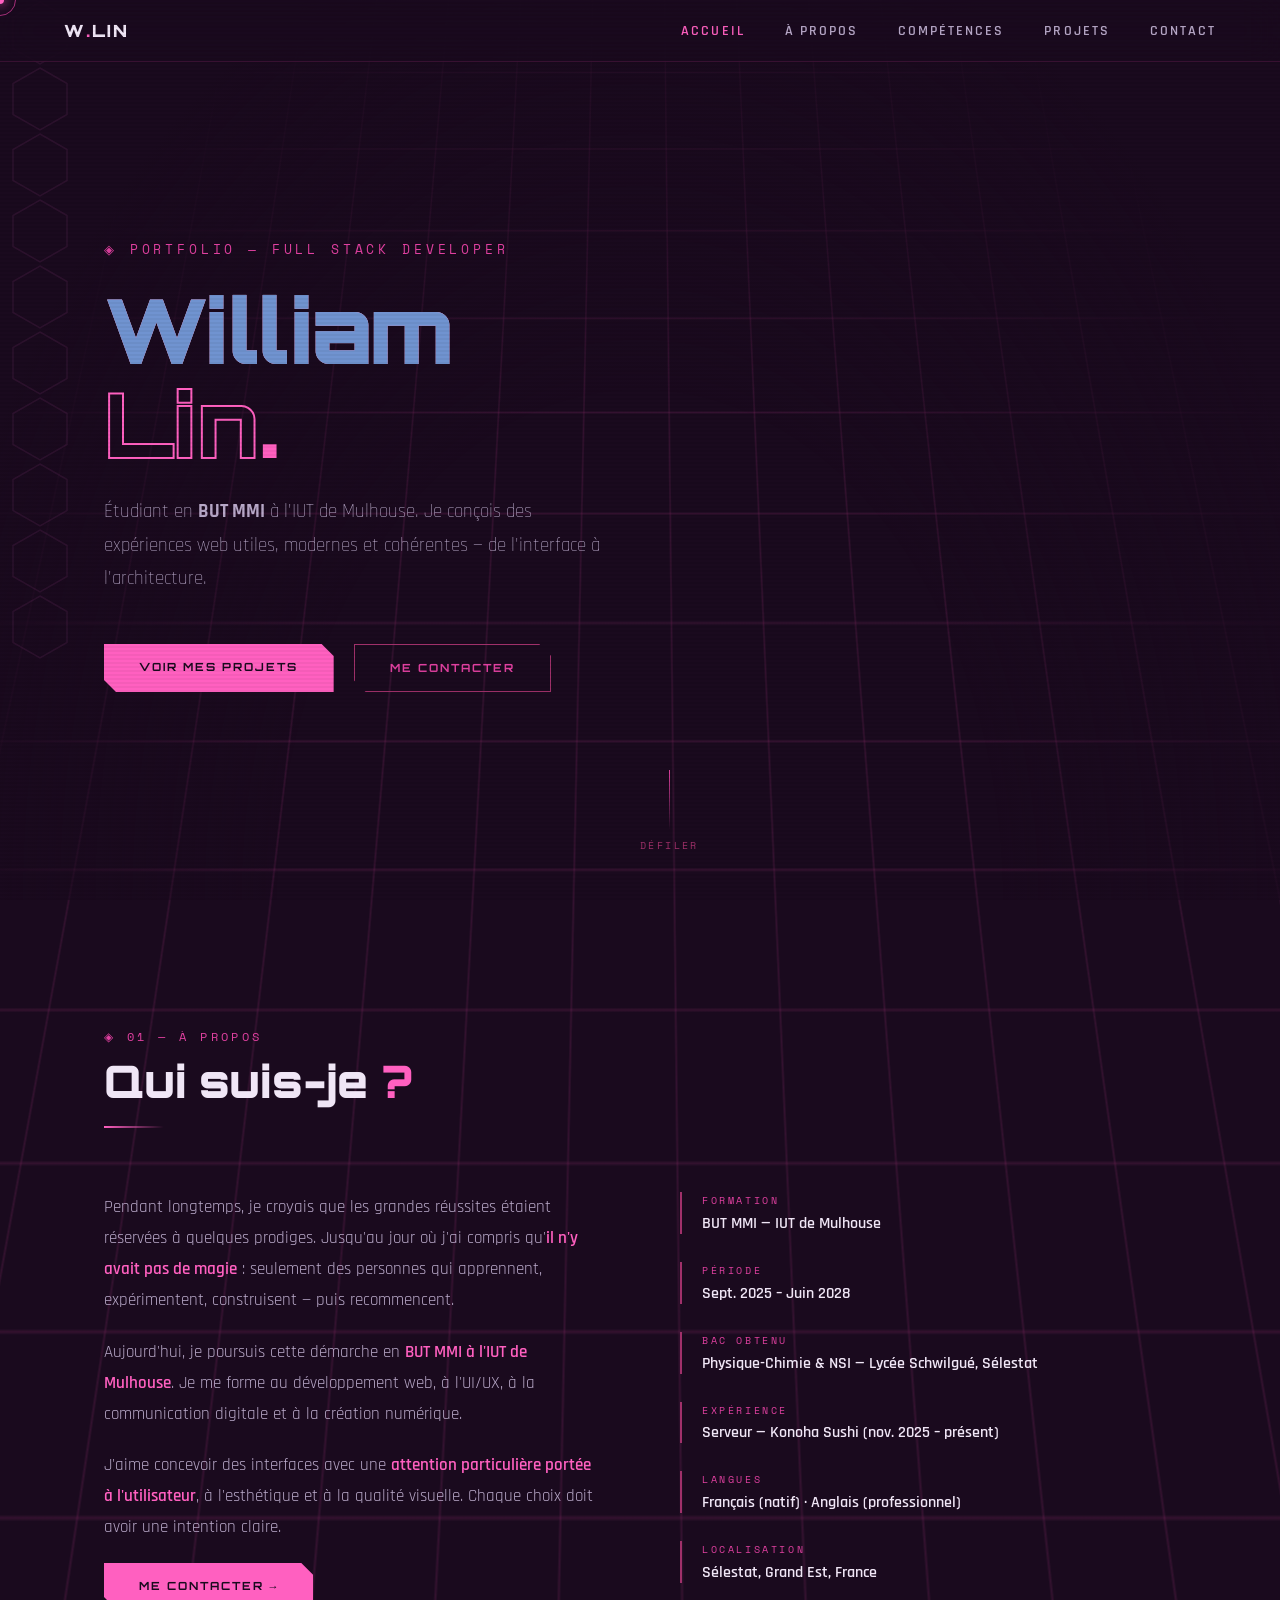
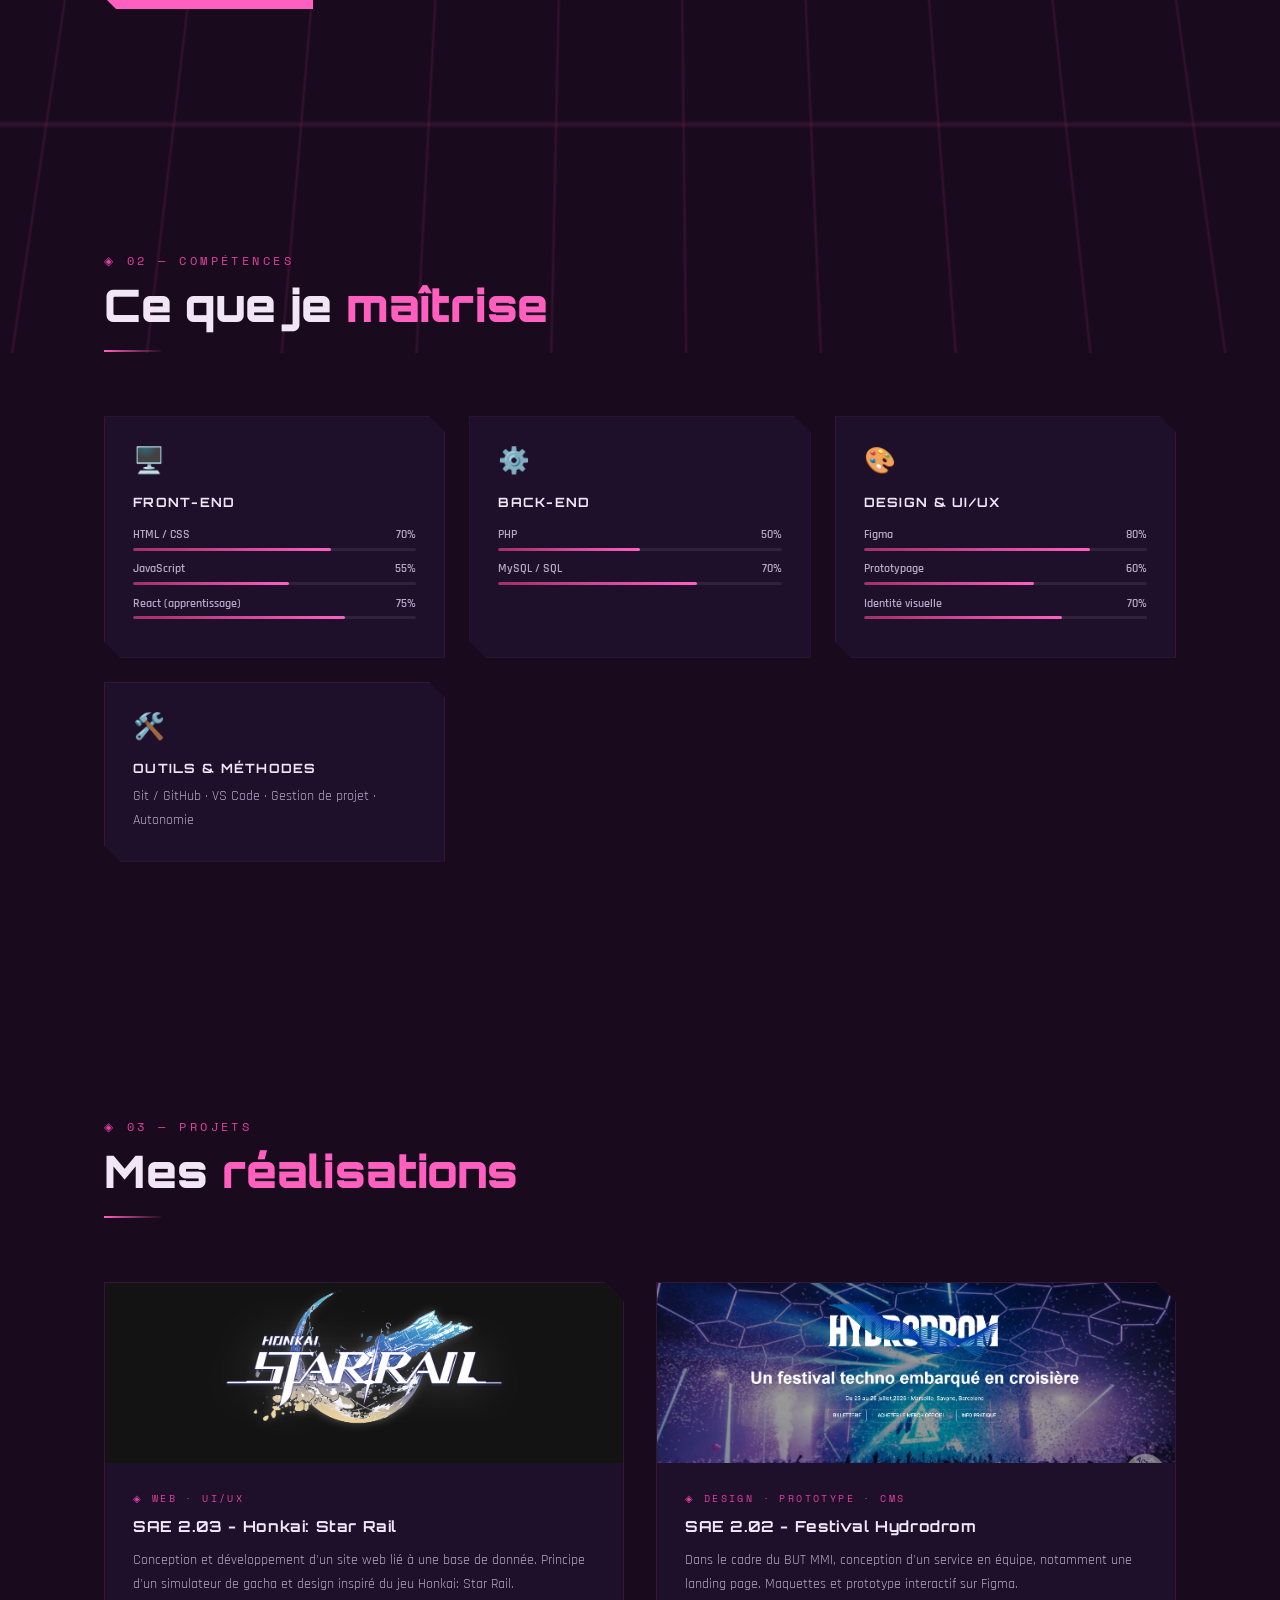
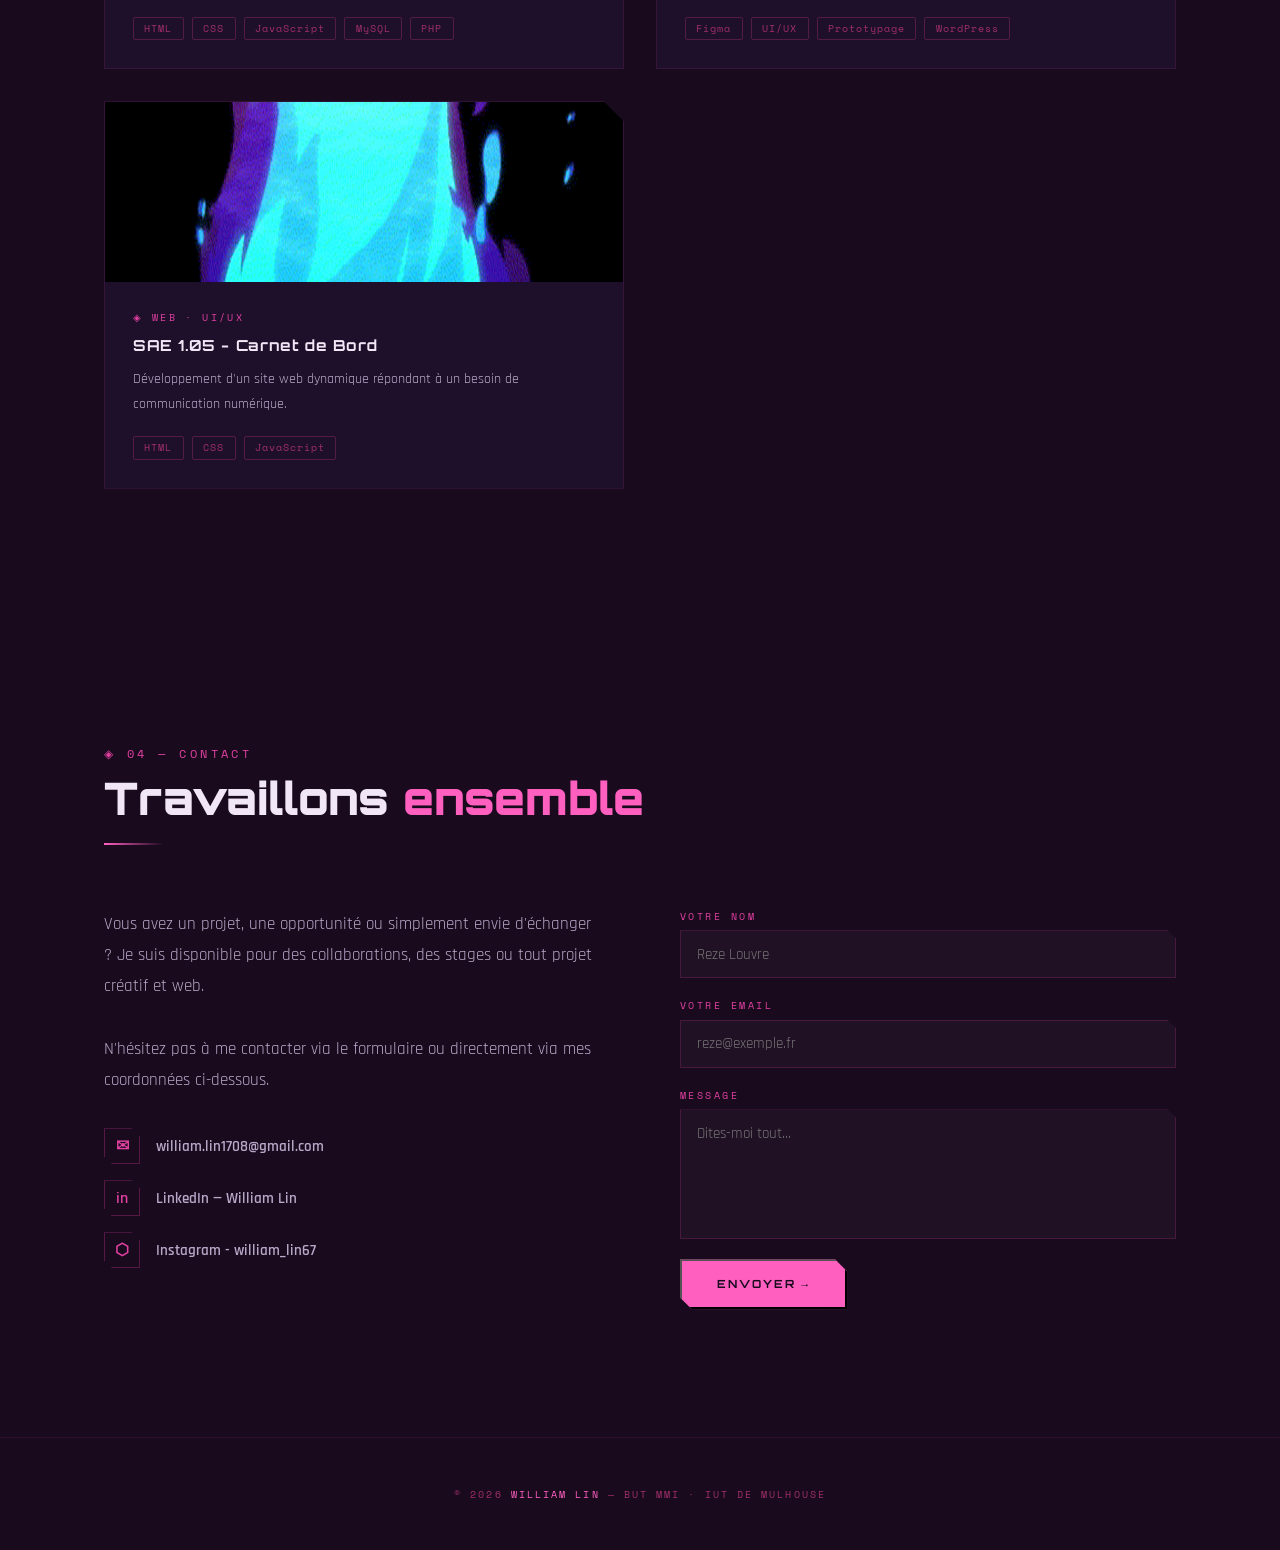
<file: index.html>
<!DOCTYPE html>
<html lang="fr">

<head>
  <meta charset="UTF-8" />
  <meta name="viewport" content="width=device-width, initial-scale=1.0" />
  <title>William Lin — Full Stack Developer</title>
  <link rel="preconnect" href="https://fonts.googleapis.com">
  <link rel="preconnect" href="https://fonts.gstatic.com" crossorigin>
  <link
    href="https://fonts.googleapis.com/css2?family=Orbitron:wght@400;700;900&family=Rajdhani:wght@300;400;600;700&family=Space+Mono:ital,wght@0,400;0,700;1,400&display=swap"
    rel="stylesheet">
  <link rel="stylesheet" href="styles/style.css">
  <link rel="shortcut icon" href="img/image.png" type="image/x-icon">
</head>

<body>

  <!-- CURSOR -->
  <div class="cursor" id="cursor">
    <div class="cursor-ring" id="cursorRing"></div>
    <div class="cursor-dot" id="cursorDot"></div>
  </div>

  <!-- BACKGROUND -->
  <div class="grid-bg"></div>
  <div class="grid-overlay"></div>
  <div class="scanlines"></div>

  <!-- HEX DECORATION (LEFT) -->
  <div class="hex-deco" aria-hidden="true">
    <svg class="hex-svg" width="58" height="66" viewBox="0 0 58 66">
      <polygon points="29,2 56,17.5 56,48.5 29,64 2,48.5 2,17.5" />
    </svg>
    <svg class="hex-svg" width="58" height="66" viewBox="0 0 58 66">
      <polygon points="29,2 56,17.5 56,48.5 29,64 2,48.5 2,17.5" />
    </svg>
    <svg class="hex-svg" width="58" height="66" viewBox="0 0 58 66">
      <polygon points="29,2 56,17.5 56,48.5 29,64 2,48.5 2,17.5" />
    </svg>
    <svg class="hex-svg" width="58" height="66" viewBox="0 0 58 66">
      <polygon points="29,2 56,17.5 56,48.5 29,64 2,48.5 2,17.5" />
    </svg>
    <svg class="hex-svg" width="58" height="66" viewBox="0 0 58 66">
      <polygon points="29,2 56,17.5 56,48.5 29,64 2,48.5 2,17.5" />
    </svg>
    <svg class="hex-svg" width="58" height="66" viewBox="0 0 58 66">
      <polygon points="29,2 56,17.5 56,48.5 29,64 2,48.5 2,17.5" />
    </svg>
    <svg class="hex-svg" width="58" height="66" viewBox="0 0 58 66">
      <polygon points="29,2 56,17.5 56,48.5 29,64 2,48.5 2,17.5" />
    </svg>
    <svg class="hex-svg" width="58" height="66" viewBox="0 0 58 66">
      <polygon points="29,2 56,17.5 56,48.5 29,64 2,48.5 2,17.5" />
    </svg>
    <svg class="hex-svg" width="58" height="66" viewBox="0 0 58 66">
      <polygon points="29,2 56,17.5 56,48.5 29,64 2,48.5 2,17.5" />
    </svg>
    <svg class="hex-svg" width="58" height="66" viewBox="0 0 58 66">
      <polygon points="29,2 56,17.5 56,48.5 29,64 2,48.5 2,17.5" />
    </svg>
  </div>

  <!-- ── NAV ── -->
  <nav>
    <a href="#hero" class="nav-logo">W<span>.</span>LIN</a>
    <button class="burger" id="burger" aria-label="Menu">
      <span></span><span></span><span></span>
    </button>
    <ul class="nav-links" id="navLinks">
      <li><a href="#hero" onclick="closeMenu()">Accueil</a></li>
      <li><a href="#about" onclick="closeMenu()">À propos</a></li>
      <li><a href="#skills" onclick="closeMenu()">Compétences</a></li>
      <li><a href="#projects" onclick="closeMenu()">Projets</a></li>
      <li><a href="#contact" onclick="closeMenu()">Contact</a></li>
    </ul>
  </nav>

  <!-- ── HERO ── -->
  <section id="hero">
    <p class="hero-eyebrow">◈ Portfolio — Full Stack Developer</p>
    <h1 class="hero-title">
      <span class="glitch-wrap" data-text="William">William</span><br>
      <span class="outline">Lin</span><span class="pink">.</span>
    </h1>
    <p class="hero-sub">
      Étudiant en <strong>BUT MMI</strong> à l'IUT de Mulhouse. Je conçois des expériences web utiles, modernes et
      cohérentes — de l'interface à l'architecture.
    </p>
    <div class="hero-cta">
      <a href="#projects" class="btn-primary">Voir mes projets</a>
      <a href="#contact" class="btn-ghost">Me contacter</a>
    </div>
    <div class="hero-scroll">
      <div class="scroll-line"></div>
      <span>Défiler</span>
    </div>
  </section>

  <!-- ── ABOUT ── -->
  <section id="about">
    <div class="section-header reveal">
      <p class="section-label">◈ 01 — À propos</p>
      <h2 class="section-title">Qui suis-je<span class="accent"> ?</span></h2>
      <div class="section-line"></div>
    </div>
    <div class="about-grid">
      <div class="about-text reveal">
        <p>
          Pendant longtemps, je croyais que les grandes réussites étaient réservées à quelques prodiges. Jusqu'au jour
          où j'ai compris qu'<strong>il n'y avait pas de magie</strong> : seulement des personnes qui apprennent,
          expérimentent, construisent — puis recommencent.
        </p>
        <p>
          Aujourd'hui, je poursuis cette démarche en <strong>BUT MMI à l'IUT de Mulhouse</strong>. Je me forme au
          développement web, à l'UI/UX, à la communication digitale et à la création numérique.
        </p>
        <p>
          J'aime concevoir des interfaces avec une <strong>attention particulière portée à l'utilisateur</strong>, à
          l'esthétique et à la qualité visuelle. Chaque choix doit avoir une intention claire.
        </p>
        <div style="margin-top: 2rem;">
          <a href="mailto:william.lin1708@gmail.com" class="btn-primary">Me contacter →</a>
        </div>
      </div>
      <div class="about-info reveal">
        <div class="info-block">
          <p class="label">Formation</p>
          <p class="value">BUT MMI — IUT de Mulhouse</p>
        </div>
        <div class="info-block">
          <p class="label">Période</p>
          <p class="value">Sept. 2025 – Juin 2028</p>
        </div>
        <div class="info-block">
          <p class="label">Bac obtenu</p>
          <p class="value">Physique-Chimie & NSI — Lycée Schwilgué, Sélestat</p>
        </div>
        <div class="info-block">
          <p class="label">Expérience</p>
          <p class="value">Serveur — Konoha Sushi (nov. 2025 – présent)</p>
        </div>
        <div class="info-block">
          <p class="label">Langues</p>
          <p class="value">Français (natif) · Anglais (professionnel)</p>
        </div>
        <div class="info-block">
          <p class="label">Localisation</p>
          <p class="value">Sélestat, Grand Est, France</p>
        </div>
      </div>
    </div>
  </section>

  <!-- ── SKILLS ── -->
  <section id="skills">
    <div class="section-header reveal">
      <p class="section-label">◈ 02 — Compétences</p>
      <h2 class="section-title">Ce que je <span class="accent">maîtrise</span></h2>
      <div class="section-line"></div>
    </div>
    <div class="skills-grid">

      <div class="skill-card reveal">
        <div class="skill-card-icon">🖥️</div>
        <p class="skill-card-title">FRONT-END</p>
        <div class="skill-bar-wrap">
          <div class="skill-bar-label"><span>HTML / CSS</span><span>70%</span></div>
          <div class="skill-bar">
            <div class="skill-bar-fill" data-w="70"></div>
          </div>
          <div class="skill-bar-label"><span>JavaScript</span><span>55%</span></div>
          <div class="skill-bar">
            <div class="skill-bar-fill" data-w="55"></div>
          </div>
          <div class="skill-bar-label"><span>React (apprentissage)</span><span>75%</span></div>
          <div class="skill-bar">
            <div class="skill-bar-fill" data-w="75"></div>
          </div>
        </div>
      </div>

      <div class="skill-card reveal">
        <div class="skill-card-icon">⚙️</div>
        <p class="skill-card-title">BACK-END</p>
        <div class="skill-bar-wrap">
          <div class="skill-bar-label"><span>PHP</span><span>50%</span></div>
          <div class="skill-bar">
            <div class="skill-bar-fill" data-w="50"></div>
          </div>
          <div class="skill-bar-label"><span>MySQL / SQL</span><span>70%</span></div>
          <div class="skill-bar">
            <div class="skill-bar-fill" data-w="70"></div>
          </div>

        </div>
      </div>

      <div class="skill-card reveal">
        <div class="skill-card-icon">🎨</div>
        <p class="skill-card-title">DESIGN & UI/UX</p>
        <div class="skill-bar-wrap">
          <div class="skill-bar-label"><span>Figma</span><span>80%</span></div>
          <div class="skill-bar">
            <div class="skill-bar-fill" data-w="80"></div>
          </div>
          <div class="skill-bar-label"><span>Prototypage</span><span>60%</span></div>
          <div class="skill-bar">
            <div class="skill-bar-fill" data-w="60"></div>
          </div>
          <div class="skill-bar-label"><span>Identité visuelle</span><span>70%</span></div>
          <div class="skill-bar">
            <div class="skill-bar-fill" data-w="70"></div>
          </div>
        </div>
      </div>

      <div class="skill-card reveal">
        <div class="skill-card-icon">🛠️</div>
        <p class="skill-card-title">OUTILS & MÉTHODES</p>
        <p class="skill-card-list">Git / GitHub · VS Code · Gestion de projet · Autonomie</p>
      </div>

    </div>
  </section>

  <!-- ── PROJECTS ── -->
  <section id="projects">
    <div class="section-header reveal">
      <p class="section-label">◈ 03 — Projets</p>
      <h2 class="section-title">Mes <span class="accent">réalisations</span></h2>
      <div class="section-line"></div>
    </div>
    <div class="projects-grid">

      <a class="project-card reveal" href="https://sae203.is-best.net">
        <div class="project-thumb">
          <span class="project-thumb-icon"><img src="img/SAE203Hero.png" alt=""></span>
        </div>
        <div class="project-body">
          <p class="project-tag">◈ Web · UI/UX</p>
          <h3 class="project-title">SAE 2.03 - Honkai: Star Rail</h3>
          <p class="project-desc">Conception et développement d'un site web lié à une base de donnée. Principe d'un
            simulateur de gacha et design inspiré du jeu Honkai: Star Rail.</p>
          <div class="project-stack">
            <span class="stack-pill">HTML</span>
            <span class="stack-pill">CSS</span>
            <span class="stack-pill">JavaScript</span>
            <span class="stack-pill">MySQL</span>
            <span class="stack-pill">PHP</span>
          </div>
        </div>
      </a>

      <a class="project-card reveal" href="https://hydrodrom.is-best.net/">
        <div class="project-thumb">
          <span class="project-thumb-icon"><img src="img/SAE202Hero.png" alt=""></span>
        </div>
        <div class="project-body">
          <p class="project-tag">◈ Design · Prototype · CMS</p>
          <h3 class="project-title">SAE 2.02 - Festival Hydrodrom</h3>
          <p class="project-desc">Dans le cadre du BUT MMI, conception d'un service en équipe, notamment une landing
            page. Maquettes et prototype interactif sur Figma.</p>
          <div class="project-stack">
            <span class="stack-pill">Figma</span>
            <span class="stack-pill">UI/UX</span>
            <span class="stack-pill">Prototypage</span>
            <span class="stack-pill">WordPress</span>
          </div>
        </div>
      </a>

      <a class="project-card reveal" href="https://stellarpatch.github.io/SAE105/index.html">
        <div class="project-thumb">
          <span class="project-thumb-icon"><img src="img/CarnetdeBord.webp" alt=""></span>
        </div>
        <div class="project-body">
          <p class="project-tag">◈ Web · UI/UX</p>
          <h3 class="project-title">SAE 1.05 - Carnet de Bord</h3>
          <p class="project-desc">Développement d'un site web dynamique répondant à un besoin de communication
            numérique.</p>
          <div class="project-stack">
            <span class="stack-pill">HTML</span>
            <span class="stack-pill">CSS</span>
            <span class="stack-pill">JavaScript</span>
          </div>
        </div>
      </a>

    </div>
  </section>

  <!-- ── CONTACT ── -->
  <section id="contact">
    <div class="section-header reveal">
      <p class="section-label">◈ 04 — Contact</p>
      <h2 class="section-title">Travaillons <span class="accent">ensemble</span></h2>
      <div class="section-line"></div>
    </div>
    <div class="contact-inner">
      <div class="contact-intro reveal">
        <p>Vous avez un projet, une opportunité ou simplement envie d'échanger ? Je suis disponible pour des
          collaborations, des stages ou tout projet créatif et web.</p>
        <p>N'hésitez pas à me contacter via le formulaire ou directement via mes coordonnées ci-dessous.</p>
        <div class="contact-links">
          <a href="mailto:william.lin1708@gmail.com" class="contact-link">
            <span class="contact-link-icon">✉</span>
            william.lin1708@gmail.com
          </a>
          <a href="https://www.linkedin.com/in/william-lin-développeur-web" target="_blank" class="contact-link">
            <span class="contact-link-icon">in</span>
            LinkedIn — William Lin
          </a>
          <a href="https://www.instagram.com/william_lin67/" target="_blank" class="contact-link">
            <span class="contact-link-icon">⬡</span>
            Instagram - william_lin67
          </a>
        </div>
      </div>
      <div class="contact-form reveal" id="contactForm">
        <div class="form-field">
          <label for="fname">Votre nom</label>
          <input type="text" id="fname" placeholder="Reze Louvre" />
        </div>
        <div class="form-field">
          <label for="femail">Votre email</label>
          <input type="email" id="femail" placeholder="reze@exemple.fr" />
        </div>
        <div class="form-field">
          <label for="fmsg">Message</label>
          <textarea id="fmsg" placeholder="Dites-moi tout…"></textarea>
        </div>
        <div class="form-submit">
          <button class="btn-primary" onclick="submitForm()">Envoyer →</button>
        </div>
        <p class="form-msg" id="formMsg">✦ Message envoyé ! Je vous répondrai rapidement.</p>
      </div>
    </div>
  </section>

  <!-- ── FOOTER ── -->
  <footer>
    <p>© 2026 <span>William Lin</span> — BUT MMI · IUT de Mulhouse</p>
  </footer>

  <!-- ── SCRIPTS ── -->
  <script src="js/script.js"></script>
</body>

</html>
</file>
<file: styles/style.css>
/* ── ROOT TOKENS ─────────────────────────────────────────── */
    :root {
      --bg-deep:    #1a0a1e;
      --bg-mid:     #231330;
      --bg-card:    #1e0f2a;
      --pink:       #e040a0;
      --pink-dim:   #a0306a;
      --pink-glow:  #ff60c0;
      --purple:     #7c3aed;
      --purple-dim: #4c1d95;
      --white:      #f0e6f6;
      --white-dim:  #b8a8c8;
      --accent:     #00e5ff;
      --grid-color: rgba(224, 64, 160, 0.18);
      --hex-stroke: rgba(180, 80, 160, 0.35);
      --font-display: 'Orbitron', monospace;
      --font-body:    'Rajdhani', sans-serif;
      --font-mono:    'Space Mono', monospace;
    }

    /* ── RESET ────────────────────────────────────────────────── */
    *, *::before, *::after { box-sizing: border-box; margin: 0; padding: 0; }
    html { scroll-behavior: smooth; }
    body {
      background: var(--bg-deep);
      color: var(--white);
      font-family: var(--font-body);
      overflow-x: hidden;
      cursor: none;
    }

    /* ── CUSTOM CURSOR ───────────────────────────────────────── */
    .cursor {
      position: fixed; top: 0; left: 0; z-index: 9999;
      pointer-events: none;
    }
    .cursor-dot {
      width: 8px; height: 8px;
      background: var(--pink-glow);
      border-radius: 50%;
      transform: translate(-50%, -50%);
      position: absolute;
      box-shadow: 0 0 12px var(--pink-glow);
      transition: transform 0.08s;
    }
    .cursor-ring {
      width: 32px; height: 32px;
      border: 1.5px solid var(--pink);
      border-radius: 50%;
      transform: translate(-50%, -50%);
      position: absolute;
      transition: transform 0.18s ease, width 0.18s, height 0.18s, border-color 0.18s;
      opacity: 0.7;
    }
    body:has(a:hover) .cursor-ring,
    body:has(button:hover) .cursor-ring {
      width: 48px; height: 48px;
      border-color: var(--pink-glow);
      opacity: 1;
    }

    /* ── GRID BACKGROUND ─────────────────────────────────────── */
    .grid-bg {
      position: fixed; inset: 0; z-index: 0; pointer-events: none;
      background-image:
        linear-gradient(var(--grid-color) 1px, transparent 1px),
        linear-gradient(90deg, var(--grid-color) 1px, transparent 1px);
      background-size: 60px 60px;
      transform: perspective(600px) rotateX(15deg) scale(1.2);
      transform-origin: center top;
      opacity: 0.7;
    }
    .grid-overlay {
      position: fixed; inset: 0; z-index: 0; pointer-events: none;
      background: radial-gradient(ellipse at center bottom, transparent 40%, var(--bg-deep) 80%);
    }

    /* ── HEX DECORATION ─────────────────────────────────────── */
    .hex-deco {
      position: fixed; left: 0; top: 0; bottom: 0; z-index: 0;
      pointer-events: none; width: 80px;
      display: flex; flex-direction: column; align-items: center; gap: -4px;
      opacity: 0.35;
    }
    .hex-svg { fill: none; stroke: var(--hex-stroke); stroke-width: 1.5; }

    /* ── NAV ─────────────────────────────────────────────────── */
    nav {
      position: fixed; top: 0; left: 0; right: 0; z-index: 100;
      display: flex; justify-content: space-between; align-items: center;
      padding: 1.25rem 4rem;
      background: rgba(26, 10, 30, 0.7);
      backdrop-filter: blur(18px);
      border-bottom: 1px solid rgba(224, 64, 160, 0.15);
    }
    .nav-logo {
      font-family: var(--font-display);
      font-size: 1.05rem;
      font-weight: 900;
      letter-spacing: 0.12em;
      color: var(--white);
      text-decoration: none;
    }
    .nav-logo span { color: var(--pink-glow); }
    .nav-links { display: flex; gap: 2.5rem; list-style: none; }
    .nav-links a {
      font-family: var(--font-body);
      font-weight: 600;
      font-size: 0.85rem;
      letter-spacing: 0.15em;
      text-transform: uppercase;
      color: var(--white-dim);
      text-decoration: none;
      position: relative;
      transition: color 0.2s;
    }
    .nav-links a::after {
      content: '';
      position: absolute; bottom: -4px; left: 0; right: 0; height: 1px;
      background: var(--pink-glow);
      transform: scaleX(0); transform-origin: left;
      transition: transform 0.25s ease;
    }
    .nav-links a:hover { color: var(--pink-glow); }
    .nav-links a:hover::after { transform: scaleX(1); }

    /* ── SECTIONS ────────────────────────────────────────────── */
    section {
      position: relative; z-index: 10;
      padding: 8rem 4rem;
      max-width: 1200px; margin: 0 auto;
    }

    /* ── HERO ────────────────────────────────────────────────── */
    #hero {
      min-height: 100vh;
      display: flex; flex-direction: column; justify-content: center;
      padding-top: 10rem;
    }
    .hero-eyebrow {
      font-family: var(--font-mono);
      font-size: 0.8rem;
      color: var(--pink);
      letter-spacing: 0.3em;
      text-transform: uppercase;
      margin-bottom: 1.5rem;
      opacity: 0;
      animation: fadeUp 0.6s 0.2s forwards;
    }
    .hero-title {
      font-family: var(--font-display);
      font-size: clamp(2.8rem, 7vw, 6rem);
      font-weight: 900;
      line-height: 1.05;
      letter-spacing: -0.01em;
      color: var(--white);
      opacity: 0;
      animation: fadeUp 0.7s 0.4s forwards;
    }
    .hero-title .outline {
      -webkit-text-stroke: 2px var(--pink-glow);
      color: transparent;
    }
    .hero-title .pink { color: var(--pink-glow); }
    .hero-sub {
      font-family: var(--font-body);
      font-size: 1.2rem;
      font-weight: 300;
      color: var(--white-dim);
      margin-top: 1.5rem;
      max-width: 520px;
      line-height: 1.75;
      opacity: 0;
      animation: fadeUp 0.7s 0.6s forwards;
    }
    .hero-cta {
      display: flex; gap: 1.25rem; margin-top: 3rem;
      opacity: 0;
      animation: fadeUp 0.7s 0.8s forwards;
    }
    .btn-primary {
      font-family: var(--font-display);
      font-size: 0.7rem;
      font-weight: 700;
      letter-spacing: 0.18em;
      text-transform: uppercase;
      color: var(--bg-deep);
      background: var(--pink-glow);
      padding: 1rem 2.2rem;
      text-decoration: none;
      clip-path: polygon(0 0, calc(100% - 12px) 0, 100% 12px, 100% 100%, 12px 100%, 0 calc(100% - 12px));
      transition: background 0.2s, box-shadow 0.2s;
      box-shadow: 0 0 28px rgba(255, 96, 192, 0.35);
    }
    .btn-primary:hover {
      background: #fff;
      box-shadow: 0 0 45px rgba(255, 96, 192, 0.6);
    }
    .btn-ghost {
      font-family: var(--font-display);
      font-size: 0.7rem;
      font-weight: 700;
      letter-spacing: 0.18em;
      text-transform: uppercase;
      color: var(--pink);
      border: 1px solid var(--pink-dim);
      padding: 1rem 2.2rem;
      text-decoration: none;
      clip-path: polygon(0 0, calc(100% - 12px) 0, 100% 12px, 100% 100%, 12px 100%, 0 calc(100% - 12px));
      transition: border-color 0.2s, color 0.2s, box-shadow 0.2s;
    }
    .btn-ghost:hover {
      border-color: var(--pink-glow);
      color: var(--pink-glow);
      box-shadow: 0 0 20px rgba(224, 64, 160, 0.2);
    }
    .hero-scroll {
      position: absolute; bottom: 3rem; left: 50%; transform: translateX(-50%);
      display: flex; flex-direction: column; align-items: center; gap: 0.5rem;
      opacity: 0; animation: fadeUp 0.7s 1.2s forwards;
    }
    .hero-scroll span {
      font-family: var(--font-mono);
      font-size: 0.6rem;
      letter-spacing: 0.25em;
      color: var(--pink-dim);
      text-transform: uppercase;
    }
    .scroll-line {
      width: 1px; height: 60px;
      background: linear-gradient(to bottom, var(--pink), transparent);
      animation: scrollPulse 1.8s ease-in-out infinite;
    }

    /* ── SECTION HEADER ──────────────────────────────────────── */
    .section-header {
      margin-bottom: 4rem;
    }
    .section-label {
      font-family: var(--font-mono);
      font-size: 0.72rem;
      color: var(--pink);
      letter-spacing: 0.3em;
      text-transform: uppercase;
      margin-bottom: 0.75rem;
    }
    .section-title {
      font-family: var(--font-display);
      font-size: clamp(1.8rem, 4vw, 2.8rem);
      font-weight: 900;
      color: var(--white);
      line-height: 1.1;
    }
    .section-title .accent { color: var(--pink-glow); }
    .section-line {
      width: 60px; height: 2px;
      background: linear-gradient(to right, var(--pink-glow), transparent);
      margin-top: 1.25rem;
    }

    /* ── ABOUT ───────────────────────────────────────────────── */
    #about .about-grid {
      display: grid;
      grid-template-columns: 1fr 1fr;
      gap: 5rem;
      align-items: start;
    }
    .about-text p {
      font-size: 1.05rem;
      font-weight: 400;
      color: var(--white-dim);
      line-height: 1.85;
      margin-bottom: 1.25rem;
    }
    .about-text p strong { color: var(--pink-glow); font-weight: 600; }

    .about-info { display: flex; flex-direction: column; gap: 1.75rem; }
    .info-block {
      border-left: 2px solid var(--pink-dim);
      padding-left: 1.25rem;
    }
    .info-block .label {
      font-family: var(--font-mono);
      font-size: 0.65rem;
      letter-spacing: 0.25em;
      text-transform: uppercase;
      color: var(--pink);
      margin-bottom: 0.3rem;
    }
    .info-block .value {
      font-family: var(--font-body);
      font-size: 1rem;
      font-weight: 600;
      color: var(--white);
    }

    /* ── SKILLS ──────────────────────────────────────────────── */
    #skills { background: transparent; }
    .skills-grid {
      display: grid;
      grid-template-columns: repeat(auto-fill, minmax(260px, 1fr));
      gap: 1.5rem;
    }
    .skill-card {
      background: var(--bg-card);
      border: 1px solid rgba(224, 64, 160, 0.12);
      padding: 1.75rem;
      clip-path: polygon(0 0, calc(100% - 16px) 0, 100% 16px, 100% 100%, 16px 100%, 0 calc(100% - 16px));
      transition: border-color 0.25s, box-shadow 0.25s, transform 0.25s;
    }
    .skill-card:hover {
      border-color: rgba(224, 64, 160, 0.45);
      box-shadow: 0 0 28px rgba(224, 64, 160, 0.12);
      transform: translateY(-4px);
    }
    .skill-card-icon {
      font-size: 1.6rem;
      margin-bottom: 1rem;
    }
    .skill-card-title {
      font-family: var(--font-display);
      font-size: 0.8rem;
      font-weight: 700;
      letter-spacing: 0.1em;
      color: var(--white);
      margin-bottom: 0.5rem;
    }
    .skill-card-list {
      font-family: var(--font-body);
      font-size: 0.9rem;
      color: var(--white-dim);
      line-height: 1.7;
    }
    .skill-bar-wrap { margin-top: 1rem; }
    .skill-bar-label {
      display: flex; justify-content: space-between;
      font-size: 0.78rem; font-weight: 600; color: var(--white-dim);
      margin-bottom: 0.35rem;
    }
    .skill-bar {
      height: 3px;
      background: rgba(255,255,255,0.08);
      border-radius: 2px;
      overflow: hidden;
      margin-bottom: 0.6rem;
    }
    .skill-bar-fill {
      height: 100%;
      background: linear-gradient(to right, var(--pink-dim), var(--pink-glow));
      border-radius: 2px;
      width: 0;
      transition: width 1.2s ease;
    }

    /* ── PROJECTS ────────────────────────────────────────────── */
    .projects-grid {
      display: grid;
      grid-template-columns: repeat(auto-fill, minmax(340px, 1fr));
      gap: 2rem;
    }
    .project-card {
      background: var(--bg-card);
      border: 1px solid rgba(224, 64, 160, 0.12);
      overflow: hidden;
      clip-path: polygon(0 0, calc(100% - 20px) 0, 100% 20px, 100% 100%, 0 100%);
      transition: border-color 0.25s, box-shadow 0.25s, transform 0.25s;
    }
    .project-card:hover {
      border-color: rgba(224, 64, 160, 0.5);
      box-shadow: 0 0 40px rgba(224, 64, 160, 0.15);
      transform: translateY(-6px);
    }
    .project-thumb {
      width: 100%;
      height: 180px;
      background: linear-gradient(135deg, #2a1040, #3d1060);
      display: flex; align-items: center; justify-content: center;
      font-size: 3rem;
      position: relative;
      overflow: hidden;
    }
    .project-thumb::before {
      content: '';
      position: absolute; inset: 0;
      background-image: linear-gradient(var(--grid-color) 1px, transparent 1px),
        linear-gradient(90deg, var(--grid-color) 1px, transparent 1px);
      background-size: 24px 24px;
    }
    .project-thumb-icon {
      position: relative; z-index: 2;
      font-size: 2.5rem;
      filter: drop-shadow(0 0 16px var(--pink));
    }
    .project-body { padding: 1.75rem; }
    .project-tag {
      font-family: var(--font-mono);
      font-size: 0.6rem;
      letter-spacing: 0.25em;
      text-transform: uppercase;
      color: var(--pink);
      margin-bottom: 0.75rem;
    }
    .project-title {
      font-family: var(--font-display);
      font-size: 0.95rem;
      font-weight: 700;
      color: var(--white);
      margin-bottom: 0.75rem;
      letter-spacing: 0.04em;
    }
    .project-desc {
      font-size: 0.9rem;
      color: var(--white-dim);
      line-height: 1.7;
      margin-bottom: 1.25rem;
    }
    .project-stack {
      display: flex; flex-wrap: wrap; gap: 0.5rem;
    }
    .stack-pill {
      font-family: var(--font-mono);
      font-size: 0.62rem;
      letter-spacing: 0.1em;
      color: var(--pink-dim);
      border: 1px solid rgba(160, 48, 106, 0.4);
      padding: 0.2rem 0.65rem;
      border-radius: 2px;
    }

    /* ── CONTACT ─────────────────────────────────────────────── */
    #contact .contact-inner {
      display: grid;
      grid-template-columns: 1fr 1fr;
      gap: 5rem;
      align-items: start;
    }
    .contact-intro p {
      font-size: 1.05rem;
      color: var(--white-dim);
      line-height: 1.85;
      margin-bottom: 2rem;
    }
    .contact-links { display: flex; flex-direction: column; gap: 1rem; }
    .contact-link {
      display: flex; align-items: center; gap: 1rem;
      font-family: var(--font-body);
      font-size: 0.95rem;
      font-weight: 600;
      color: var(--white-dim);
      text-decoration: none;
      transition: color 0.2s;
    }
    .contact-link:hover { color: var(--pink-glow); }
    .contact-link-icon {
      width: 36px; height: 36px;
      border: 1px solid rgba(224, 64, 160, 0.3);
      display: flex; align-items: center; justify-content: center;
      font-size: 1rem;
      color: var(--pink);
      clip-path: polygon(0 0, calc(100% - 8px) 0, 100% 8px, 100% 100%, 8px 100%, 0 calc(100% - 8px));
      transition: background 0.2s, color 0.2s;
    }
    .contact-link:hover .contact-link-icon {
      background: var(--pink-dim);
      color: var(--white);
    }
    .contact-form { display: flex; flex-direction: column; gap: 1.25rem; }
    .form-field {
      display: flex; flex-direction: column; gap: 0.4rem;
    }
    .form-field label {
      font-family: var(--font-mono);
      font-size: 0.62rem;
      letter-spacing: 0.25em;
      text-transform: uppercase;
      color: var(--pink);
    }
    .form-field input,
    .form-field textarea {
      background: rgba(255,255,255,0.03);
      border: 1px solid rgba(224, 64, 160, 0.2);
      color: var(--white);
      font-family: var(--font-body);
      font-size: 0.95rem;
      padding: 0.85rem 1rem;
      outline: none;
      resize: none;
      transition: border-color 0.2s, box-shadow 0.2s;
      clip-path: polygon(0 0, calc(100% - 8px) 0, 100% 8px, 100% 100%, 0 100%);
    }
    .form-field input:focus,
    .form-field textarea:focus {
      border-color: var(--pink);
      box-shadow: 0 0 16px rgba(224, 64, 160, 0.12);
    }
    .form-field textarea { height: 130px; }
    .form-submit {
      align-self: flex-start;
    }
    .form-msg {
      font-size: 0.85rem;
      color: var(--pink-glow);
      display: none;
      margin-top: 0.5rem;
    }

    /* ── FOOTER ──────────────────────────────────────────────── */
    footer {
      position: relative; z-index: 10;
      text-align: center;
      padding: 3rem;
      border-top: 1px solid rgba(224, 64, 160, 0.1);
    }
    footer p {
      font-family: var(--font-mono);
      font-size: 0.65rem;
      letter-spacing: 0.2em;
      text-transform: uppercase;
      color: var(--pink-dim);
    }
    footer p span { color: var(--pink-glow); }

    /* ── ANIMATIONS ──────────────────────────────────────────── */
    @keyframes fadeUp {
      from { opacity: 0; transform: translateY(24px); }
      to   { opacity: 1; transform: translateY(0); }
    }
    @keyframes scrollPulse {
      0%, 100% { opacity: 0.3; transform: scaleY(0.7) translateY(0); }
      50% { opacity: 1; transform: scaleY(1) translateY(4px); }
    }
    @keyframes glitch {
      0%, 100% { clip-path: inset(0); transform: none; }
      10% { clip-path: inset(20% 0 60% 0); transform: translateX(-4px); }
      20% { clip-path: inset(60% 0 10% 0); transform: translateX(4px); }
      30% { clip-path: inset(40% 0 40% 0); transform: translateX(-2px); }
      40% { clip-path: inset(0); transform: none; }
    }
    .reveal {
      opacity: 0;
      transform: translateY(32px);
      transition: opacity 0.7s ease, transform 0.7s ease;
      text-decoration: none;
    }
    .reveal.visible {
      opacity: 1;
      transform: none;
    }
    
    .reveal img {
        width: 100%;
    }

    /* ── SCANLINE OVERLAY ────────────────────────────────────── */
    .scanlines {
      position: fixed; inset: 0; z-index: 200;
      pointer-events: none;
      background: repeating-linear-gradient(
        to bottom,
        transparent, transparent 2px,
        rgba(0,0,0,0.04) 2px, rgba(0,0,0,0.04) 4px
      );
    }

    /* ── GLITCH TITLE EFFECT ─────────────────────────────────── */
    .glitch-wrap { position: relative; display: inline-block; }
    .glitch-wrap::before,
    .glitch-wrap::after {
      content: attr(data-text);
      position: absolute; top: 0; left: 0;
      font-family: var(--font-display);
      font-weight: 900;
      font-size: inherit;
      color: inherit;
    }
    .glitch-wrap::before {
      color: var(--pink);
      animation: glitch 5s 3s infinite;
      clip-path: inset(0);
    }
    .glitch-wrap::after {
      color: var(--accent);
      animation: glitch 5s 3.1s infinite reverse;
      clip-path: inset(0);
      opacity: 0.5;
    }

    /* ── BURGER BUTTON ───────────────────────────────────────── */
.burger {
  display: none;
  flex-direction: column;
  justify-content: center;
  gap: 5px;
  background: none;
  border: none;
  cursor: none;
  padding: 0.4rem;
  z-index: 200;
}
.burger span {
  display: block;
  width: 26px;
  height: 2px;
  background: var(--pink-glow);
  border-radius: 2px;
  transition: transform 0.3s ease, opacity 0.3s ease;
  transform-origin: center;
}
.burger.open span:nth-child(1) { transform: translateY(7px) rotate(45deg); }
.burger.open span:nth-child(2) { opacity: 0; transform: scaleX(0); }
.burger.open span:nth-child(3) { transform: translateY(-7px) rotate(-45deg); }

/* ── RESPONSIVE ─────────────────────────────────────────── */
@media (max-width: 768px) {
  nav { padding: 1rem 1.5rem; }

  .burger { display: flex; }

  .nav-links {
    position: fixed;
    top: 0; right: 0;
    width: 75vw;
    height: 100vh;
    background: rgba(26, 10, 30, 0.97);
    backdrop-filter: blur(24px);
    border-left: 1px solid rgba(224, 64, 160, 0.2);
    flex-direction: column;
    justify-content: center;
    align-items: flex-start;
    gap: 2.5rem;
    padding: 3rem 2.5rem;
    transform: translateX(100%);
    transition: transform 0.35s cubic-bezier(0.77, 0, 0.18, 1);
    z-index: 150;
  }
  .nav-links.open { transform: translateX(0); }
  .nav-links a { font-size: 1rem; }

  section { padding: 6rem 1.5rem; }
  #about .about-grid { grid-template-columns: 1fr; gap: 3rem; }
  #contact .contact-inner { grid-template-columns: 1fr; gap: 3rem; }
  .projects-grid { grid-template-columns: 1fr; }
}
</file>
